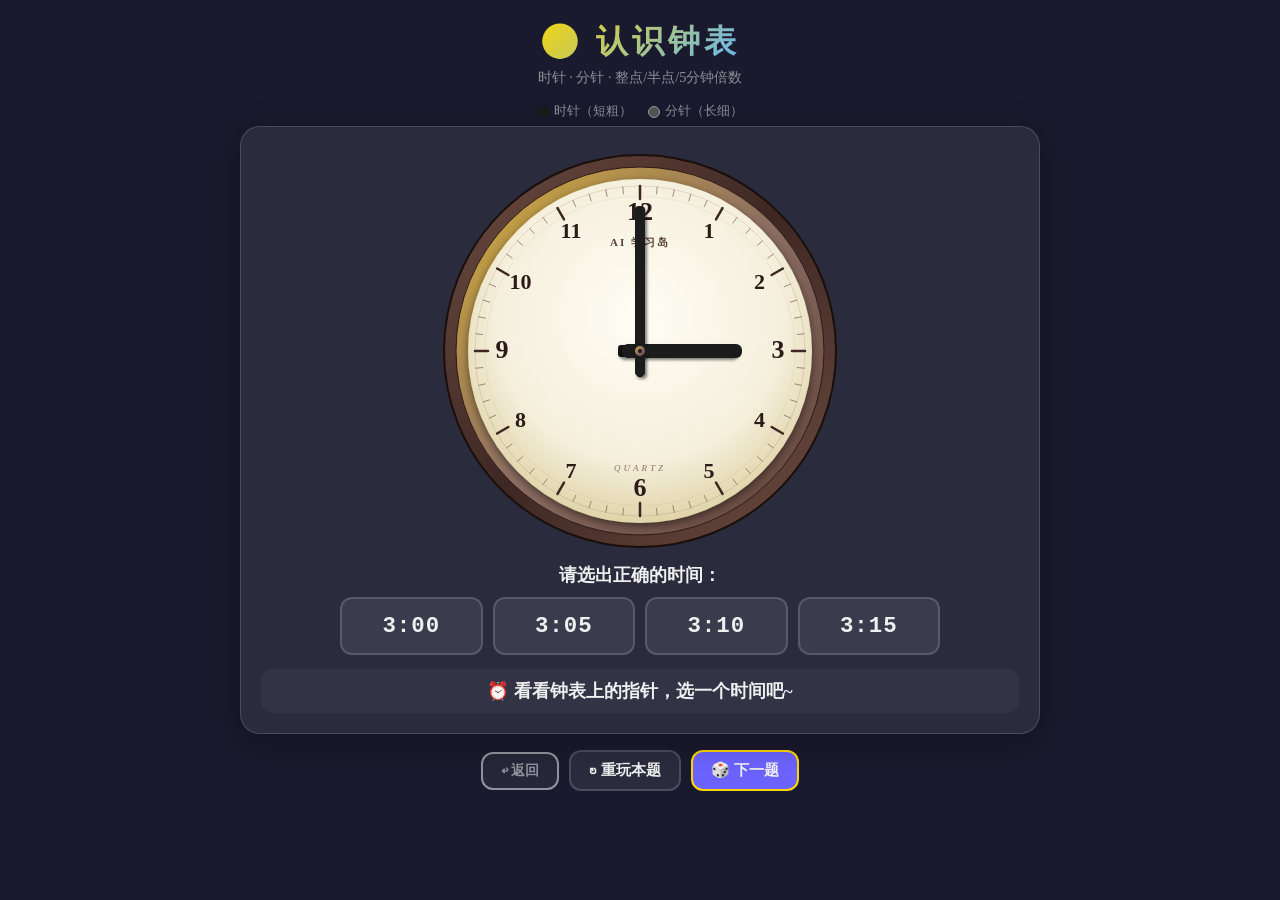
<file: ai-learning-island/frontend/animation/clock-time.html>
<!DOCTYPE html>
<html lang="zh-CN">
<head>
<meta charset="UTF-8">
<meta name="viewport" content="width=device-width, initial-scale=1.0">
<title>认识钟表 · 凑十法动画（SVG 版）</title>
<style>
  *, *::before, *::after { box-sizing: border-box; margin: 0; padding: 0; }

  :root {
    --bg: #1a1a2e;
    --purple: #6c63ff;
    --purple-dark: #4a42c8;
    --gold: #ffd700;
    --gold-dark: #b8860b;
    --gold-light: #ffe44d;
    --blue: #64b5f6;
    --green: #4caf50;
    --red: #ff5252;
    --text: #f0f0f0;
    --text-dim: rgba(255,255,255,0.5);
    --card-bg: rgba(255,255,255,0.08);
    --border: rgba(255,255,255,0.15);
    --shadow: 0 8px 32px rgba(0,0,0,0.3);
  }

  body {
    font-family: 'PingFang SC', 'Microsoft YaHei', 'Noto Sans SC', serif;
    background: var(--bg);
    color: var(--text);
    min-height: 100vh;
    display: flex;
    flex-direction: column;
    align-items: center;
    user-select: none;
    padding-bottom: 24px;
  }

  h1 {
    font-size: 2rem;
    text-align: center;
    padding: 20px 0 4px;
    background: linear-gradient(135deg, var(--gold), var(--blue));
    -webkit-background-clip: text;
    -webkit-text-fill-color: transparent;
    background-clip: text;
    letter-spacing: 4px;
  }
  .subtitle {
    text-align: center;
    color: var(--text-dim);
    font-size: 0.9rem;
    margin-bottom: 12px;
  }

  /* ===== Stage ===== */
  .stage {
    position: relative;
    width: 800px;
    max-width: 95vw;
    background: var(--card-bg);
    border: 1px solid var(--border);
    border-radius: 20px;
    padding: 24px 20px 20px;
    box-shadow: var(--shadow);
    overflow: hidden;
  }

  .clock-wrap {
    display: flex;
    justify-content: center;
    align-items: center;
    margin-bottom: 12px;
  }
  .clock-svg {
    display: block;
    width: 400px;
    max-width: 80vw;
    height: auto;
    /* 高 DPI 屏清晰 */
    shape-rendering: geometricPrecision;
  }

  /* ===== Hands 旋转中心 ===== */
  .hand {
    transform-box: view-box;
    transform-origin: 200px 200px;
  }

  /* ===== Option buttons ===== */
  .options-label {
    text-align: center;
    font-size: 1.1rem;
    color: var(--text);
    margin: 12px 0 10px;
    font-weight: 700;
  }
  .options-grid {
    display: grid;
    grid-template-columns: repeat(4, 1fr);
    gap: 10px;
    max-width: 600px;
    margin: 0 auto;
  }
  .opt-btn {
    font-size: 1.4rem;
    font-weight: 800;
    padding: 14px 0;
    border: 2px solid var(--border);
    border-radius: 12px;
    background: var(--card-bg);
    color: var(--text);
    cursor: pointer;
    transition: all 0.2s ease;
    font-family: 'Courier New', monospace;
    letter-spacing: 1px;
  }
  .opt-btn:hover {
    background: rgba(255,255,255,0.15);
    transform: translateY(-2px);
    box-shadow: 0 4px 12px rgba(0,0,0,0.3);
  }
  .opt-btn:disabled { cursor: not-allowed; transform: none; }
  .opt-btn.correct {
    background: var(--green);
    border-color: var(--green);
    color: #fff;
    animation: correctPulse 0.5s ease;
  }
  .opt-btn.wrong {
    background: var(--red);
    border-color: var(--red);
    color: #fff;
    animation: wrongShake 0.5s ease;
  }
  .opt-btn.dim { opacity: 0.4; }

  @keyframes correctPulse {
    0%   { transform: scale(1); }
    50%  { transform: scale(1.1); }
    100% { transform: scale(1); }
  }
  @keyframes wrongShake {
    0%, 100%      { transform: translateX(0); }
    20%, 60%      { transform: translateX(-6px); }
    40%, 80%      { transform: translateX(6px); }
  }

  /* ===== Feedback ===== */
  .feedback {
    text-align: center;
    margin-top: 14px;
    font-size: 1.1rem;
    font-weight: 700;
    min-height: 2rem;
    padding: 10px;
    border-radius: 12px;
    background: rgba(255,255,255,0.04);
    transition: all 0.3s ease;
  }
  .feedback.correct { color: var(--green); background: rgba(76,175,80,0.15); }
  .feedback.wrong   { color: var(--red);   background: rgba(255,82,82,0.15); }
  .feedback.hint    { color: var(--gold);  background: rgba(255,215,0,0.10); }
  .feedback .big-answer {
    font-size: 1.6rem;
    font-weight: 900;
    display: inline-block;
    margin: 0 4px;
  }

  /* ===== Controls ===== */
  .controls {
    display: flex;
    align-items: center;
    justify-content: center;
    gap: 10px;
    margin-top: 16px;
    flex-wrap: wrap;
  }
  .controls button {
    font-size: 0.95rem;
    font-weight: 700;
    padding: 8px 18px;
    border: 2px solid var(--border);
    border-radius: 12px;
    background: var(--card-bg);
    color: var(--text);
    cursor: pointer;
    transition: all 0.15s ease;
    font-family: inherit;
  }
  .controls button:hover {
    background: rgba(255,255,255,0.15);
    transform: scale(1.05);
  }
  .controls button:active { transform: scale(0.95); }
  .controls button:disabled { opacity: 0.3; cursor: not-allowed; transform: none; }
  .controls button.primary {
    background: var(--purple);
    border-color: var(--gold);
  }
  .controls button.primary:hover { background: var(--purple-dark); }
  .controls button.return-btn {
    background: rgba(255,255,255,0.06);
    border-color: var(--text-dim);
    color: var(--text-dim);
    font-size: 0.85rem;
  }
  .controls button.return-btn:hover {
    background: rgba(255,255,255,0.15);
    color: var(--text);
  }

  /* ===== Legend ===== */
  .legend {
    display: flex;
    gap: 16px;
    justify-content: center;
    margin-top: 4px;
    margin-bottom: 6px;
    font-size: 0.8rem;
    color: var(--text-dim);
  }
  .legend-item { display: flex; align-items: center; gap: 5px; }
  .legend-dot { width: 12px; height: 12px; border-radius: 50%; }
  .legend-dot.hand-hour { background: #1a1a1a; }
  .legend-dot.hand-minute { background: #555; border: 1px solid #999; }

  @media (max-width: 600px) {
    h1 { font-size: 1.3rem; }
    .stage { padding: 12px 10px; }
    .opt-btn { font-size: 1.1rem; padding: 10px 0; }
    .options-grid { grid-template-columns: repeat(2, 1fr); }
  }
</style>
</head>
<body>

<h1>🕐 认识钟表</h1>
<div class="subtitle" id="subtitle">时针 · 分针 · 整点/半点/5分钟倍数</div>

<div class="legend">
  <div class="legend-item"><span class="legend-dot hand-hour"></span> 时针（短粗）</div>
  <div class="legend-item"><span class="legend-dot hand-minute"></span> 分针（长细）</div>
</div>

<div class="stage">
  <div class="clock-wrap">
    <svg viewBox="0 0 400 400" class="clock-svg" id="clock-svg" preserveAspectRatio="xMidYMid meet">
      <defs>
        <!-- 外圈：深木色渐变 -->
        <linearGradient id="ringGrad" x1="0%" y1="0%" x2="100%" y2="100%">
          <stop offset="0%"   stop-color="#6d4c41"/>
          <stop offset="50%"  stop-color="#3e2723"/>
          <stop offset="100%" stop-color="#6d4c41"/>
        </linearGradient>
        <!-- 内圈：金属渐变 -->
        <linearGradient id="bezelGrad" x1="0%" y1="0%" x2="100%" y2="100%">
          <stop offset="0%"   stop-color="#d4af37"/>
          <stop offset="50%"  stop-color="#8d6e63"/>
          <stop offset="100%" stop-color="#5d4037"/>
        </linearGradient>
        <!-- 表盘：米白径向渐变 -->
        <radialGradient id="faceGrad" cx="50%" cy="40%" r="60%">
          <stop offset="0%"   stop-color="#fffdf5"/>
          <stop offset="70%"  stop-color="#f5efdc"/>
          <stop offset="100%" stop-color="#e0d4a8"/>
        </radialGradient>
        <!-- 表盘阴影 -->
        <filter id="faceShadow" x="-20%" y="-20%" width="140%" height="140%">
          <feGaussianBlur in="SourceAlpha" stdDeviation="4"/>
          <feOffset dx="0" dy="3" result="off"/>
          <feComponentTransfer><feFuncA type="linear" slope="0.5"/></feComponentTransfer>
          <feMerge>
            <feMergeNode/>
            <feMergeNode in="SourceGraphic"/>
          </feMerge>
        </filter>
        <!-- 指针阴影 -->
        <filter id="handShadow" x="-50%" y="-50%" width="200%" height="200%">
          <feGaussianBlur in="SourceAlpha" stdDeviation="1.5"/>
          <feOffset dx="2" dy="3" result="off"/>
          <feComponentTransfer><feFuncA type="linear" slope="0.5"/></feComponentTransfer>
          <feMerge>
            <feMergeNode/>
            <feMergeNode in="SourceGraphic"/>
          </feMerge>
        </filter>
      </defs>

      <!-- 1. 外圈深木 -->
      <circle cx="200" cy="200" r="196" fill="url(#ringGrad)"/>
      <circle cx="200" cy="200" r="196" fill="none" stroke="#1a0f0a" stroke-width="2"/>

      <!-- 2. 金属边圈 -->
      <circle cx="200" cy="200" r="184" fill="url(#bezelGrad)"/>
      <circle cx="200" cy="200" r="184" fill="none" stroke="#2c1b18" stroke-width="1"/>

      <!-- 3. 表盘 -->
      <circle cx="200" cy="200" r="172" fill="url(#faceGrad)" filter="url(#faceShadow)"/>

      <!-- 4. 装饰内圈 -->
      <circle cx="200" cy="200" r="165" fill="none" stroke="#8d6e63" stroke-width="0.5" opacity="0.4"/>
      <circle cx="200" cy="200" r="155" fill="none" stroke="#8d6e63" stroke-width="0.3" opacity="0.3"/>

      <!-- 5. 60 刻度（由 JS 填充） -->
      <g id="ticks"></g>

      <!-- 6. 12 数字（由 JS 填充） -->
      <g id="numbers"></g>

      <!-- 7. 品牌文字 -->
      <text x="200" y="95" text-anchor="middle" font-size="11" font-family="Georgia, serif" font-weight="700" fill="#5d4037" letter-spacing="2">AI 学习岛</text>
      <text x="200" y="320" text-anchor="middle" font-size="9" font-family="Georgia, serif" font-style="italic" fill="#8d6e63" letter-spacing="3">QUARTZ</text>

      <!-- 8. 时针（短粗，加粗：宽 14） -->
      <g class="hand" id="hour-hand" style="transform: rotate(0deg);">
        <!-- 后配重 -->
        <rect x="194" y="200" width="12" height="22" rx="3" fill="#1a1a1a"/>
        <!-- 主体：圆角矩形 -->
        <rect x="193" y="98" width="14" height="120" rx="6" fill="#1a1a1a" filter="url(#handShadow)"/>
      </g>

      <!-- 9. 分针（长细，加粗：宽 10） -->
      <g class="hand" id="minute-hand" style="transform: rotate(0deg);">
        <rect x="197" y="200" width="6" height="26" rx="2" fill="#1a1a1a"/>
        <rect x="195" y="55" width="10" height="170" rx="4" fill="#1a1a1a" filter="url(#handShadow)"/>
      </g>

      <!-- 10. 中心轴帽 -->
      <circle cx="200" cy="200" r="9" fill="#1a1a1a"/>
      <circle cx="200" cy="200" r="5" fill="url(#bezelGrad)"/>
      <circle cx="200" cy="200" r="2" fill="#1a1a1a"/>
    </svg>
  </div>

  <div class="options-label">请选出正确的时间：</div>
  <div class="options-grid" id="options-grid"></div>

  <div class="feedback" id="feedback">⏰ 看看钟表上的指针，选一个时间吧~</div>
</div>

<!-- Controls -->
<div class="controls">
  <button id="btn-return" class="return-btn" title="返回主应用">↩ 返回</button>
  <button id="btn-replay">↻ 重玩本题</button>
  <button id="btn-next" class="primary">🎲 下一题</button>
</div>

<script>
(function() {
  'use strict';

  // ===== 几何 =====
  const CX = 200, CY = 200;
  const SVG_NS = 'http://www.w3.org/2000/svg';
  function svgEl(tag, attrs) {
    const el = document.createElementNS(SVG_NS, tag);
    if (attrs) for (const k in attrs) el.setAttribute(k, attrs[k]);
    return el;
  }

  // ===== 静态元素：刻度与数字 =====
  function buildStaticClockElements() {
    const ticksEl = document.getElementById('ticks');
    const numbersEl = document.getElementById('numbers');

    // 60 刻度
    for (let i = 0; i < 60; i++) {
      const angle = i * 6;  // 0, 6, 12, ...
      const isMajor = (i % 5 === 0);
      const innerR = isMajor ? 152 : 158;
      const outerR = 165;
      // 刻度从 12 方向（角度 0）开始顺时针
      const rad = (angle - 90) * Math.PI / 180;  // 减 90 让 0° 在 12 点
      const x1 = CX + innerR * Math.cos(rad);
      const y1 = CY + innerR * Math.sin(rad);
      const x2 = CX + outerR * Math.cos(rad);
      const y2 = CY + outerR * Math.sin(rad);
      const line = svgEl('line', {
        x1: x1, y1: y1, x2: x2, y2: y2,
        stroke: isMajor ? '#3e2723' : '#8d6e63',
        'stroke-width': isMajor ? 2.5 : 0.8,
        'stroke-linecap': 'round',
      });
      ticksEl.appendChild(line);
    }

    // 12 数字
    for (let h = 1; h <= 12; h++) {
      const angle = h * 30;
      const rad = (angle - 90) * Math.PI / 180;
      const r = 138;
      const x = CX + r * Math.cos(rad);
      const y = CY + r * Math.sin(rad) + 7;  // 文字垂直居中
      const isCardinal = (h % 3 === 0);  // 3, 6, 9, 12 加粗
      const text = svgEl('text', {
        x: x, y: y,
        'text-anchor': 'middle',
        'font-size': isCardinal ? 26 : 22,
        'font-family': 'Georgia, "Times New Roman", serif',
        'font-weight': isCardinal ? '900' : '700',
        fill: '#2c1b18',
      });
      text.textContent = h;
      numbersEl.appendChild(text);
    }
  }

  // ===== 计算指针角度 =====
  function hourAngle(h, m) {
    return h * 30 + m * 0.5;
  }
  function minuteAngle(m) {
    return m * 6;
  }

  // ===== 设置指针（瞬时，无动画） =====
  function setHands(h, m) {
    const hourHand = document.getElementById('hour-hand');
    const minuteHand = document.getElementById('minute-hand');
    hourHand.style.transform = `rotate(${hourAngle(h, m)}deg)`;
    minuteHand.style.transform = `rotate(${minuteAngle(m)}deg)`;
  }

  // ===== 解析 URL 参数 =====
  const params = new URLSearchParams(window.location.search);
  const urlHour = parseInt(params.get('h'), 10);
  const urlMin = parseInt(params.get('m'), 10);
  const urlAnswer = params.get('answer');
  const urlOpts = params.get('opts');

  let currentHour = !isNaN(urlHour) && urlHour >= 1 && urlHour <= 12 ? urlHour : 3;
  let currentMin  = !isNaN(urlMin)  && urlMin  >= 0 && urlMin  < 60 ? urlMin  : 0;
  let currentAnswer = urlAnswer || `${currentHour}:${String(currentMin).padStart(2, '0')}`;
  let currentOptions = urlOpts ? urlOpts.split('|').filter(Boolean) : [];

  // ===== State =====
  let answered = false;

  // ===== 渲染选项按钮 =====
  function renderOptions() {
    const grid = document.getElementById('options-grid');
    grid.innerHTML = '';
    // 没有 URL opts 时自动生成 3 个干扰项
    if (currentOptions.length === 0 || !currentOptions.includes(currentAnswer)) {
      const MINUTES = [0, 5, 10, 15, 20, 25, 30, 35, 40, 45, 50, 55];
      const cands = [];
      for (const delta of [-10, -5, 5, 10]) {
        const nm = currentMin + delta;
        if (MINUTES.includes(nm)) cands.push(`${currentHour}:${String(nm).padStart(2, '0')}`);
      }
      for (const m of MINUTES) {
        const t = `${currentHour}:${String(m).padStart(2, '0')}`;
        if (t !== currentAnswer && !cands.includes(t)) cands.push(t);
      }
      const distractors = cands.slice(0, 3);
      currentOptions = [...distractors, currentAnswer];
    }
    // 随机排序展示
    const shuffled = [...currentOptions].sort(() => Math.random() - 0.5);
    shuffled.forEach(opt => {
      const btn = document.createElement('button');
      btn.className = 'opt-btn';
      btn.textContent = opt;
      btn.dataset.value = opt;
      btn.addEventListener('click', () => onAnswer(opt, btn));
      grid.appendChild(btn);
    });
  }

  // ===== 答题反馈 =====
  function onAnswer(value, btn) {
    if (answered) return;
    answered = true;

    // 禁用所有按钮
    document.querySelectorAll('.opt-btn').forEach(b => b.disabled = true);

    const feedback = document.getElementById('feedback');
    if (value === currentAnswer) {
      btn.classList.add('correct');
      feedback.className = 'feedback correct';
      feedback.innerHTML = `🎉 答对了！钟表显示的是 <span class="big-answer">${currentAnswer}</span>`;
    } else {
      btn.classList.add('wrong');
      // 高亮正确选项
      document.querySelectorAll('.opt-btn').forEach(b => {
        if (b.dataset.value === currentAnswer) b.classList.add('correct');
        else b.classList.add('dim');
      });
      feedback.className = 'feedback wrong';
      feedback.innerHTML = `😅 正确答案是 <span class="big-answer">${currentAnswer}</span>` +
        `（时针在 ${currentHour} 和 ${currentHour === 12 ? 1 : currentHour + 1} 之间，分针指 ${currentMin}）`;
    }
  }

  // ===== 重新出题 =====
  function generateNewProblem() {
    const MINUTES_POOL = [0, 0, 0, 30, 30, 30, 5, 10, 15, 20, 25, 35, 40, 45, 50, 55];
    currentHour = Math.floor(Math.random() * 12) + 1;
    currentMin = MINUTES_POOL[Math.floor(Math.random() * MINUTES_POOL.length)];
    currentAnswer = `${currentHour}:${String(currentMin).padStart(2, '0')}`;

    // 重新生成选项
    const MINUTES = [0, 5, 10, 15, 20, 25, 30, 35, 40, 45, 50, 55];
    const cands = [];
    for (const delta of [-10, -5, 5, 10]) {
      const nm = currentMin + delta;
      if (MINUTES.includes(nm)) cands.push(`${currentHour}:${String(nm).padStart(2, '0')}`);
    }
    for (const m of MINUTES) {
      const t = `${currentHour}:${String(m).padStart(2, '0')}`;
      if (t !== currentAnswer && !cands.includes(t)) cands.push(t);
    }
    const distractors = cands.slice(0, 3);
    currentOptions = [...distractors, currentAnswer];

    answered = false;
    document.getElementById('feedback').className = 'feedback';
    document.getElementById('feedback').textContent = '⏰ 看看钟表上的指针，选一个时间吧~';
    renderOptions();
    setHands(currentHour, currentMin);
  }

  // ===== 重置当前题（重置反馈，指针位置不变） =====
  function replay() {
    answered = false;
    document.getElementById('feedback').className = 'feedback';
    document.getElementById('feedback').textContent = '⏰ 看看钟表上的指针，选一个时间吧~';
    renderOptions();
  }

  // ===== Init =====
  function init() {
    buildStaticClockElements();
    renderOptions();
    setHands(currentHour, currentMin);  // 加载时直接显示目标时间

    document.getElementById('btn-return').addEventListener('click', () => {
      window.close();
      setTimeout(() => { window.location.href = '/'; }, 500);
    });
    document.getElementById('btn-replay').addEventListener('click', replay);
    document.getElementById('btn-next').addEventListener('click', generateNewProblem);

    // 键盘快捷键
    document.addEventListener('keydown', e => {
      if (e.target.tagName === 'INPUT') return;
      if (e.key === 'r' || e.key === 'R') replay();
      if (e.key === 'n' || e.key === 'N') generateNewProblem();
      if (e.key === 'Escape') document.getElementById('btn-return').click();
    });
  }

  init();
})();
</script>
</body>
</html>
</file>
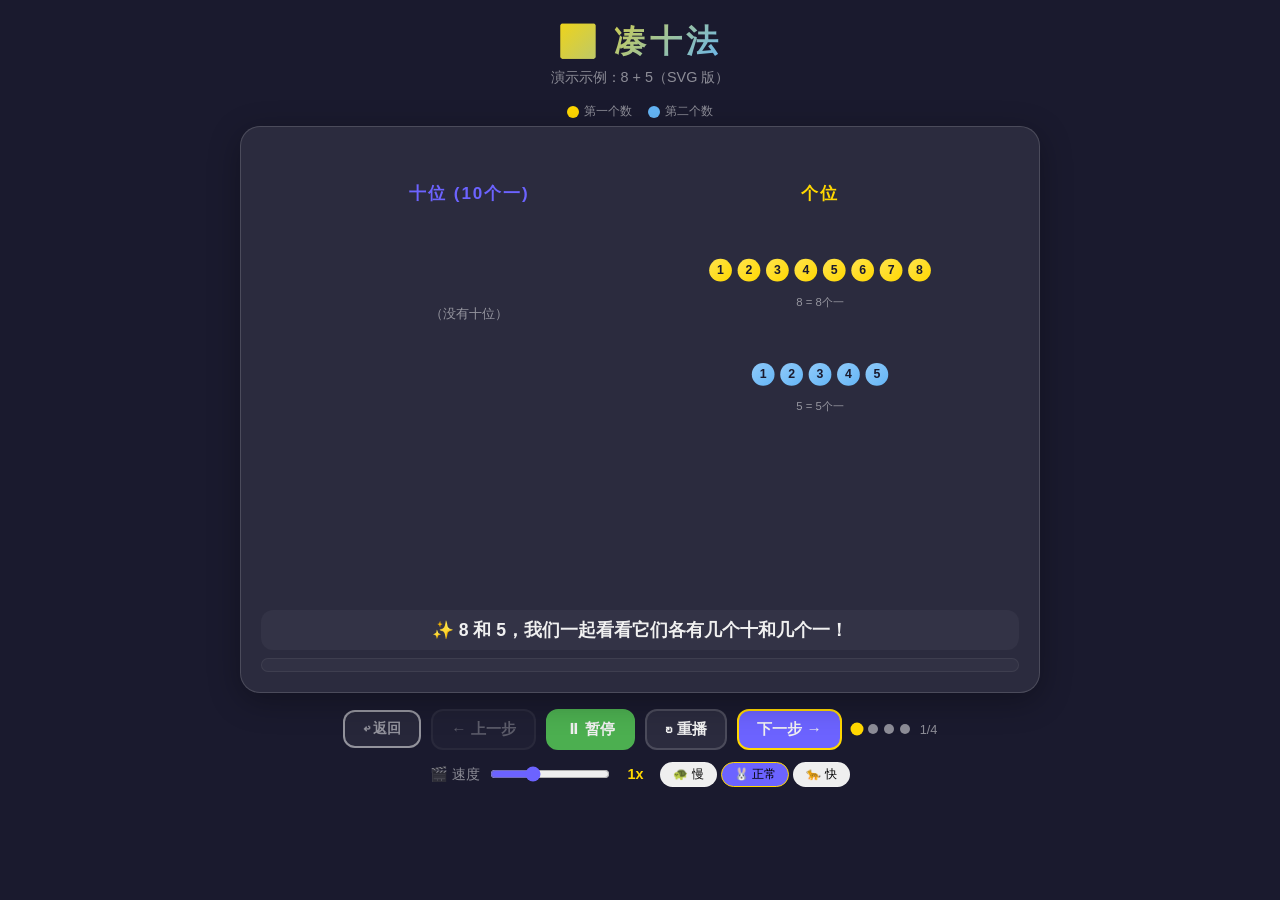
<file: ai-learning-island/frontend/animation/make-ten.html>
<!DOCTYPE html>
<html lang="zh-CN">
<head>
<meta charset="UTF-8">
<meta name="viewport" content="width=device-width, initial-scale=1.0">
<title>凑十法动画演示（SVG 版）</title>
<style>
  *, *::before, *::after { box-sizing: border-box; margin: 0; padding: 0; }

  :root {
    --bg: #1a1a2e;
    --purple: #6c63ff;
    --purple-dark: #4a42c8;
    --gold: #ffd700;
    --gold-light: #ffe44d;
    --blue: #64b5f6;
    --blue-light: #90caf9;
    --green: #4caf50;
    --red: #ff5252;
    --text: #f0f0f0;
    --text-dim: rgba(255,255,255,0.5);
    --card-bg: rgba(255,255,255,0.08);
    --border: rgba(255,255,255,0.15);
    --shadow: 0 8px 32px rgba(0,0,0,0.3);

    --speed: 1;
    --transition-ms: calc(900ms / var(--speed));
  }

  body {
    font-family: 'PingFang SC', 'Microsoft YaHei', 'Noto Sans SC', sans-serif;
    background: var(--bg);
    color: var(--text);
    min-height: 100vh;
    display: flex;
    flex-direction: column;
    align-items: center;
    user-select: none;
  }

  h1 {
    font-size: 2rem;
    text-align: center;
    padding: 20px 0 4px;
    background: linear-gradient(135deg, var(--gold), var(--blue));
    -webkit-background-clip: text;
    -webkit-text-fill-color: transparent;
    background-clip: text;
    letter-spacing: 4px;
  }
  .subtitle {
    text-align: center;
    color: var(--text-dim);
    font-size: 0.9rem;
    margin-bottom: 12px;
  }

  /* ===== Stage ===== */
  .stage {
    position: relative;
    width: 800px;
    max-width: 95vw;
    background: var(--card-bg);
    border: 1px solid var(--border);
    border-radius: 20px;
    padding: 20px;
    box-shadow: var(--shadow);
    overflow: hidden;
    transition: opacity calc(var(--transition-ms)) ease;
  }
  .stage.fade-out { opacity: 0; }
  .stage.fade-in { opacity: 1; }

  /* SVG 全宽 */
  .stage-svg {
    display: block;
    width: 100%;
    height: auto;
    max-height: 60vh;
  }
  .step-group { display: none; }
  .step-group.active { display: inline; }

  /* ===== Step description ===== */
  .step-desc {
    text-align: center;
    margin-top: 8px;
    font-size: 1.1rem;
    font-weight: 700;
    min-height: 2rem;
    padding: 8px;
    background: rgba(255,255,255,0.04);
    border-radius: 12px;
    transition: all calc(var(--transition-ms)) ease;
  }

  /* ===== Description log ===== */
  #desc-log {
    margin-top: 8px;
    padding: 6px 12px;
    background: rgba(255,255,255,0.03);
    border-radius: 10px;
    border: 1px solid rgba(255,255,255,0.06);
  }
  .desc-log-item {
    font-size: 0.85rem;
    color: var(--text-dim);
    padding: 3px 0;
    line-height: 1.5;
    animation: slideUp 0.35s ease-out forwards;
  }
  .desc-log-item:not(:last-child) { border-bottom: 1px solid rgba(255,255,255,0.04); }

  /* ===== Result ===== */
  .result-line {
    text-align: center;
    font-size: 1.4rem;
    font-weight: 900;
    margin-top: 8px;
    padding: 8px;
    background: rgba(255,255,255,0.05);
    border-radius: 12px;
  }
  .result-line.correct { color: var(--green); }
  .result-line.wrong { color: var(--red); }
  .result-line .big-answer {
    font-size: 1.8rem;
    display: inline-block;
    animation: celebrateBounce 0.6s ease-out forwards;
  }

  /* ===== Controls ===== */
  .controls {
    display: flex;
    align-items: center;
    justify-content: center;
    gap: 10px;
    margin-top: 16px;
    flex-wrap: wrap;
  }
  .controls button {
    font-size: 0.95rem;
    font-weight: 700;
    padding: 8px 18px;
    border: 2px solid var(--border);
    border-radius: 12px;
    background: var(--card-bg);
    color: var(--text);
    cursor: pointer;
    transition: all 0.15s ease;
    font-family: inherit;
  }
  .controls button:hover {
    background: rgba(255,255,255,0.15);
    transform: scale(1.05);
  }
  .controls button:active { transform: scale(0.95); }
  .controls button:disabled { opacity: 0.3; cursor: not-allowed; transform: none; }
  .controls button.primary {
    background: var(--purple);
    border-color: var(--gold);
  }
  .controls button.primary:hover { background: var(--purple-dark); }
  .controls button.green { background: var(--green); border-color: var(--green); }
  .controls button.return-btn {
    background: rgba(255,255,255,0.06);
    border-color: var(--text-dim);
    color: var(--text-dim);
    font-size: 0.85rem;
  }
  .controls button.return-btn:hover {
    background: rgba(255,255,255,0.15);
    color: var(--text);
  }

  .step-dots {
    display: flex;
    gap: 6px;
    align-items: center;
    font-size: 0.8rem;
    color: var(--text-dim);
  }
  .step-dot {
    width: 10px; height: 10px;
    border-radius: 50%;
    background: var(--text-dim);
    transition: all 0.2s ease;
  }
  .step-dot.active { background: var(--gold); transform: scale(1.3); }
  .step-dot.done { background: var(--green); }

  /* ===== Speed control ===== */
  .speed-section {
    display: flex;
    align-items: center;
    gap: 10px;
    margin-top: 12px;
    justify-content: center;
    flex-wrap: wrap;
  }
  .speed-section label { font-size: 0.9rem; color: var(--text-dim); }
  .speed-section input[type="range"] {
    width: 120px;
    accent-color: var(--purple);
    cursor: pointer;
  }
  .speed-btn-group { display: flex; gap: 4px; }
  .speed-btn {
    font-size: 0.75rem !important;
    padding: 3px 12px !important;
    border-radius: 16px !important;
    border: 1px solid var(--border) !important;
  }
  .speed-btn.active {
    background: var(--purple) !important;
    border-color: var(--gold) !important;
  }
  #speed-label {
    font-size: 0.9rem;
    font-weight: 700;
    color: var(--gold);
    min-width: 30px;
    text-align: center;
  }

  /* ===== Animations ===== */
  @keyframes popIn {
    0%   { transform: scale(0);   opacity: 0; }
    60%  { transform: scale(1.2); opacity: 1; }
    100% { transform: scale(1);   opacity: 1; }
  }
  @keyframes blink {
    0%, 100% { opacity: 1;   transform: scale(1); }
    50%      { opacity: 0.4; transform: scale(1.15); }
  }
  @keyframes glowPulse {
    0%, 100% { filter: drop-shadow(0 0 4px rgba(255,215,0,0.3)); }
    50%      { filter: drop-shadow(0 0 12px rgba(255,215,0,0.8)); }
  }
  @keyframes celebrateBounce {
    0%   { transform: scale(0); }
    50%  { transform: scale(1.4); }
    70%  { transform: scale(0.9); }
    100% { transform: scale(1); }
  }
  @keyframes slideUp {
    0%   { transform: translateY(10px); opacity: 0; }
    100% { transform: translateY(0);    opacity: 1; }
  }

  /* ===== SVG 元素动画适配 ===== */
  .svg-pop-in {
    transform-box: fill-box;
    transform-origin: center;
    animation: popIn calc(var(--transition-ms)) ease-out forwards;
  }
  .svg-blink {
    transform-box: fill-box;
    transform-origin: center;
    animation: blink 1.2s ease-in-out infinite;
  }
  .svg-glow {
    animation: glowPulse 1s ease-in-out infinite;
  }
  .svg-dim {
    opacity: 0.25;
    transform: scale(0.8);
    transform-box: fill-box;
    transform-origin: center;
    transition: all calc(var(--transition-ms)) ease;
  }

  /* ===== Legend ===== */
  .legend {
    display: flex;
    gap: 16px;
    justify-content: center;
    margin-top: 4px;
    margin-bottom: 6px;
    font-size: 0.75rem;
    color: var(--text-dim);
  }
  .legend-item { display: flex; align-items: center; gap: 5px; }
  .legend-dot { width: 12px; height: 12px; border-radius: 50%; }
  .legend-dot.a-dot { background: var(--gold); }
  .legend-dot.b-dot { background: var(--blue); }

  @media (max-width: 600px) {
    h1 { font-size: 1.3rem; }
    .stage { padding: 12px 10px; }
    .step-desc { font-size: 0.95rem; }
    .controls button { font-size: 0.8rem; padding: 6px 12px; }
    .result-line { font-size: 1.1rem; }
    .result-line .big-answer { font-size: 1.5rem; }
    .legend { font-size: 0.65rem; gap: 10px; }
  }
</style>
</head>
<body>

<h1>🔟 凑十法</h1>
<div class="subtitle" id="subtitle">动画演示 · 数位可视化（SVG 版）</div>

<div class="legend">
  <div class="legend-item"><span class="legend-dot a-dot"></span> 第一个数</div>
  <div class="legend-item"><span class="legend-dot b-dot"></span> 第二个数</div>
</div>

<div class="stage" id="stage">
  <!-- 单一 SVG 内含 4 个步骤组 -->
  <svg viewBox="0 0 800 480" class="stage-svg" id="stage-svg" preserveAspectRatio="xMidYMid meet">
    <defs>
      <linearGradient id="goldGrad" x1="0%" y1="0%" x2="100%" y2="100%">
        <stop offset="0%"   stop-color="#ffe44d"/>
        <stop offset="100%" stop-color="#ffd700"/>
      </linearGradient>
      <linearGradient id="blueGrad" x1="0%" y1="0%" x2="100%" y2="100%">
        <stop offset="0%"   stop-color="#90caf9"/>
        <stop offset="100%" stop-color="#64b5f6"/>
      </linearGradient>
      <linearGradient id="purpleGrad" x1="0%" y1="0%" x2="100%" y2="100%">
        <stop offset="0%"   stop-color="#8b85ff"/>
        <stop offset="100%" stop-color="#6c63ff"/>
      </linearGradient>
      <filter id="greenGlow" x="-50%" y="-50%" width="200%" height="200%">
        <feGaussianBlur stdDeviation="2" result="b"/>
        <feFlood flood-color="#4caf50" flood-opacity="0.6"/>
        <feComposite in2="b" operator="in"/>
        <feMerge>
          <feMergeNode/>
          <feMergeNode in="SourceGraphic"/>
        </feMerge>
      </filter>
    </defs>

    <!-- ========== Step 1: 认识两个数 ========== -->
    <g id="step1-group" class="step-group">
      <!-- Column headers -->
      <text x="220" y="55" text-anchor="middle" fill="#6c63ff" font-size="18" font-weight="700" letter-spacing="2">十位 (10个一)</text>
      <text x="590" y="55" text-anchor="middle" fill="#ffd700" font-size="18" font-weight="700" letter-spacing="2">个位</text>

      <!-- Tens column: 容器由 JS 填充 -->
      <g id="s1-tens" data-col="tens" data-step="1"></g>
      <!-- Ones column rows: 容器由 JS 填充 -->
      <g id="s1-a-ones" data-row="a"></g>
      <g id="s1-a-label-row"></g>
      <g id="s1-b-ones" data-row="b"></g>
      <g id="s1-b-label-row"></g>
    </g>

    <!-- ========== Step 2: 找朋友 ========== -->
    <g id="step2-group" class="step-group">
      <text x="220" y="55" text-anchor="middle" fill="#6c63ff" font-size="18" font-weight="700" letter-spacing="2">十位</text>
      <text x="590" y="55" text-anchor="middle" fill="#ffd700" font-size="18" font-weight="700" letter-spacing="2">个位</text>

      <g id="s2-tens" data-col="tens" data-step="2"></g>
      <g id="s2-a-ones" data-row="a"></g>
      <text x="590" y="200" text-anchor="middle" fill="rgba(255,255,255,0.5)" font-size="22" font-weight="700" id="s2-plus">+</text>
      <g id="s2-b-ones" data-row="b"></g>
    </g>

    <!-- ========== Step 3: 凑成新十位 ========== -->
    <g id="step3-group" class="step-group">
      <text x="220" y="55" text-anchor="middle" fill="#6c63ff" font-size="18" font-weight="700" letter-spacing="2">十位</text>
      <text x="590" y="55" text-anchor="middle" fill="#ffd700" font-size="18" font-weight="700" letter-spacing="2">个位</text>

      <g id="s3-tens" data-col="tens" data-step="3"></g>
      <g id="s3-ones" data-row="remain"></g>
      <text x="590" y="320" text-anchor="middle" fill="rgba(255,255,255,0.5)" font-size="14" id="s3-empty" style="display:none">（没有剩余个位）</text>
    </g>

    <!-- ========== Step 4: 计算结果 ========== -->
    <g id="step4-group" class="step-group">
      <text x="220" y="55" text-anchor="middle" fill="#6c63ff" font-size="18" font-weight="700" letter-spacing="2">十位</text>
      <text x="590" y="55" text-anchor="middle" fill="#ffd700" font-size="18" font-weight="700" letter-spacing="2">个位</text>

      <g id="s4-tens" data-col="tens" data-step="4"></g>
      <g id="s4-ones" data-row="remain"></g>
      <text x="590" y="320" text-anchor="middle" fill="rgba(255,255,255,0.5)" font-size="14" id="s4-empty" style="display:none">（没有剩余个位）</text>
    </g>

    <!-- 飞行动画层（位于所有步骤之上） -->
    <g id="fly-layer"></g>
  </svg>

  <!-- 步骤说明文字 -->
  <div class="step-desc" id="step-desc"></div>
  <!-- 步骤 4 结果行 -->
  <div class="result-line" id="result-line" style="display:none"></div>
  <!-- 描述日志 -->
  <div id="desc-log"></div>
</div>

<!-- Controls -->
<div class="controls">
  <button id="btn-return" class="return-btn" title="返回主应用">↩ 返回</button>
  <button id="btn-prev" disabled>← 上一步</button>
  <button id="btn-auto" class="primary">▶ 自动播放</button>
  <button id="btn-replay">↻ 重播</button>
  <button id="btn-next" class="primary">下一步 →</button>
  <div class="step-dots" id="step-dots">
    <span class="step-dot" data-step="1"></span>
    <span class="step-dot" data-step="2"></span>
    <span class="step-dot" data-step="3"></span>
    <span class="step-dot" data-step="4"></span>
    <span style="margin-left:4px;" id="step-text">1/4</span>
  </div>
</div>

<!-- Speed control -->
<div class="speed-section">
  <label>🎬 速度</label>
  <input type="range" id="speed-slider" min="0.25" max="2.5" step="0.25" value="1">
  <span id="speed-label">1x</span>
  <div class="speed-btn-group">
    <button class="speed-btn" data-speed="0.5">🐢 慢</button>
    <button class="speed-btn active" data-speed="1">🐰 正常</button>
    <button class="speed-btn" data-speed="2">🐆 快</button>
  </div>
</div>

<script>
(function() {
  'use strict';

  // ===== 几何常量（SVG 坐标系） =====
  const TENS_CX = 220;          // 十位列中心 x
  const ONES_CX = 590;          // 个位列中心 x
  const TEN_GROUP_Y0 = 90;      // 第一个十位组 y
  const TEN_GROUP_GAP = 28;     // 十位组之间垂直间距
  const ONE_DOT_R = 12;         // 个位圆点半径
  const ONE_DOT_SPACING = 30;   // 个位圆点间距
  const TEN_DOT_R = 6;          // 十位圆点半径
  const TEN_DOT_SPACING = 14;   // 十位圆点间距
  const ROW_A_Y = 130;          // step1/2 中 a 的个位行 y
  const ROW_B_Y = 240;          // step1/2 中 b 的个位行 y
  const ROW_REMAIN_Y = 200;     // step3/4 中剩余个位 y

  // ===== Parse params =====
  const params = new URLSearchParams(window.location.search);
  const rawA = params.get('a');
  const rawB = params.get('b');
  const rawAnswer = params.get('answer');

  let a = 8, b = 5, userAnswer = null;
  let hasParams = false;

  if (rawA !== null && rawB !== null) {
    const pa = parseInt(rawA, 10);
    const pb = parseInt(rawB, 10);
    if (!isNaN(pa) && !isNaN(pb) && pa > 0 && pb > 0) {
      a = pa; b = pb;
      hasParams = true;
      if (rawAnswer !== null) {
        const pa2 = parseInt(rawAnswer, 10);
        if (!isNaN(pa2)) userAnswer = pa2;
      }
    }
  }

  if (!hasParams) {
    document.getElementById('subtitle').textContent = '演示示例：8 + 5（SVG 版）';
  }

  // ===== Compute =====
  const target = Math.ceil(a / 10) * 10;
  const aTens = Math.floor(a / 10);
  const aOnes = a % 10;
  const splitFirst = target - a;
  const splitSecond = b - splitFirst;
  const answer = a + b;
  const isCorrect = userAnswer !== null ? userAnswer === answer : null;

  // ===== State =====
  let currentStep = 1;
  let isAutoPlaying = false;
  let autoTimer = null;
  let speed = 1;
  let isTransitioning = false;
  let _step2Merged = false;
  let _descLog = new Set();

  // ===== SVG 命名空间 =====
  const SVG_NS = 'http://www.w3.org/2000/svg';
  function svgEl(tag, attrs) {
    const el = document.createElementNS(SVG_NS, tag);
    if (attrs) {
      for (const k in attrs) el.setAttribute(k, attrs[k]);
    }
    return el;
  }

  // ===== Description log =====
  function appendToDescLog(text) {
    if (!text || _descLog.has(text)) return;
    _descLog.add(text);
    const log = document.getElementById('desc-log');
    const item = document.createElement('div');
    item.className = 'desc-log-item';
    item.textContent = text;
    log.appendChild(item);
  }
  function clearDescLog() {
    document.getElementById('desc-log').innerHTML = '';
    _descLog = new Set();
  }

  // ===== DOM refs =====
  const stage = document.getElementById('stage');
  const stepGroups = {
    1: document.getElementById('step1-group'),
    2: document.getElementById('step2-group'),
    3: document.getElementById('step3-group'),
    4: document.getElementById('step4-group'),
  };
  const dotEls = document.querySelectorAll('.step-dot');
  const stepText = document.getElementById('step-text');
  const stepDescEl = document.getElementById('step-desc');
  const resultEl = document.getElementById('result-line');
  const btnPrev = document.getElementById('btn-prev');
  const btnNext = document.getElementById('btn-next');
  const btnAuto = document.getElementById('btn-auto');
  const btnReplay = document.getElementById('btn-replay');
  const btnReturn = document.getElementById('btn-return');
  const speedSlider = document.getElementById('speed-slider');
  const speedLabel = document.getElementById('speed-label');
  const speedBtns = document.querySelectorAll('.speed-btn');
  const flyLayer = document.getElementById('fly-layer');

  // ===== 清除容器 =====
  function clearGroup(parent) {
    while (parent.firstChild) parent.removeChild(parent.firstChild);
  }

  // ===== 创建个位圆点 =====
  function createOneDot(value, type, extras) {
    extras = extras || {};
    const cx = extras.cx;
    const cy = extras.cy;
    const cls = extras.cls || '';
    const clsPop = extras.popIn ? ' svg-pop-in' : '';
    const clsBlink = extras.blink ? ' svg-blink' : '';
    const clsDim = extras.dim ? ' svg-dim' : '';
    const finalCls = (type === 'a' ? 'a-type' : 'b-type') + clsPop + clsBlink + clsDim;
    const fill = type === 'a' ? 'url(#goldGrad)' : 'url(#blueGrad)';
    const g = svgEl('g', { class: finalCls });
    if (extras.popInDelay) {
      g.style.animationDelay = extras.popInDelay + 's';
    }
    if (extras.blinkDelay) {
      g.style.animationDelay = (parseFloat(g.style.animationDelay || '0') + extras.blinkDelay) + 's';
    }
    const circle = svgEl('circle', {
      cx: cx, cy: cy, r: ONE_DOT_R,
      fill: fill,
      stroke: extras.blink ? '#4caf50' : 'none',
      'stroke-width': extras.blink ? 2 : 0,
    });
    g.appendChild(circle);
    if (extras.showValue !== false) {
      const text = svgEl('text', {
        x: cx, y: cy + 4,
        'text-anchor': 'middle',
        'font-size': '13',
        'font-weight': '800',
        fill: '#1a1a2e',
        'pointer-events': 'none',
      });
      text.textContent = value;
      g.appendChild(text);
    }
    return g;
  }

  // ===== 创建十位组（10 个小圆点） =====
  function createTenGroup(goldCount, blueCount, extras) {
    extras = extras || {};
    const total = goldCount + blueCount;
    const startX = TENS_CX - (10 * TEN_DOT_SPACING) / 2 + TEN_DOT_SPACING / 2;
    const cy = extras.cy;
    const cls = 'ten-group' + (extras.popIn ? ' svg-pop-in' : '') +
                (extras.glow ? ' svg-glow' : '');
    const g = svgEl('g', { class: cls });
    if (extras.popInDelay) {
      g.style.animationDelay = extras.popInDelay + 's';
    }
    for (let i = 0; i < 10; i++) {
      let fill = 'transparent';
      if (i < goldCount) {
        fill = 'url(#goldGrad)';
      } else if (i < total) {
        fill = 'url(#blueGrad)';
      } else {
        // 空槽位：画一个淡色描边的虚位
        fill = 'rgba(255,255,255,0.05)';
      }
      const circle = svgEl('circle', {
        cx: startX + i * TEN_DOT_SPACING,
        cy: cy,
        r: TEN_DOT_R,
        fill: fill,
        stroke: fill === 'rgba(255,255,255,0.05)' ? 'rgba(255,255,255,0.15)' : 'none',
        'stroke-width': fill === 'rgba(255,255,255,0.05)' ? 1 : 0,
      });
      g.appendChild(circle);
    }
    return g;
  }

  // ===== 计算一排个位圆点的中心 x 偏移 =====
  function rowXOffsets(count, cx) {
    const totalW = (count - 1) * ONE_DOT_SPACING;
    const startX = cx - totalW / 2;
    return Array.from({ length: count }, (_, i) => startX + i * ONE_DOT_SPACING);
  }

  // ===== 渲染：步骤 1 =====
  function renderStep1() {
    // Tens column
    const tensEl = document.getElementById('s1-tens');
    clearGroup(tensEl);
    if (aTens === 0) {
      tensEl.appendChild(svgEl('text', {
        x: TENS_CX, y: 180, 'text-anchor': 'middle',
        fill: 'rgba(255,255,255,0.5)', 'font-size': 14,
      })).textContent = '（没有十位）';
    } else {
      for (let i = 0; i < aTens; i++) {
        tensEl.appendChild(createTenGroup(10, 0, {
          cy: TEN_GROUP_Y0 + i * TEN_GROUP_GAP,
          popIn: true,
          popInDelay: i * 0.1,
        }));
      }
    }

    // A's ones (gold)
    const aOnesEl = document.getElementById('s1-a-ones');
    clearGroup(aOnesEl);
    const aXs = rowXOffsets(aOnes, ONES_CX);
    aXs.forEach((x, i) => {
      aOnesEl.appendChild(createOneDot(i + 1, 'a', {
        cx: x, cy: ROW_A_Y,
        popIn: true,
        popInDelay: i * 0.06,
      }));
    });

    // A label
    const aLabelEl = document.getElementById('s1-a-label-row');
    clearGroup(aLabelEl);
    aLabelEl.appendChild(svgEl('text', {
      x: ONES_CX, y: ROW_A_Y + 38,
      'text-anchor': 'middle',
      fill: 'rgba(255,255,255,0.5)', 'font-size': 12,
    })).textContent = `${a} = ${aTens > 0 ? '1个十 + ' : ''}${aOnes}个一`;

    // B's ones (blue)
    const bOnesEl = document.getElementById('s1-b-ones');
    clearGroup(bOnesEl);
    const bXs = rowXOffsets(b, ONES_CX);
    bXs.forEach((x, i) => {
      bOnesEl.appendChild(createOneDot(i + 1, 'b', {
        cx: x, cy: ROW_B_Y,
        popIn: true,
        popInDelay: i * 0.06 + 0.25,
      }));
    });

    // B label
    const bLabelEl = document.getElementById('s1-b-label-row');
    clearGroup(bLabelEl);
    bLabelEl.appendChild(svgEl('text', {
      x: ONES_CX, y: ROW_B_Y + 38,
      'text-anchor': 'middle',
      fill: 'rgba(255,255,255,0.5)', 'font-size': 12,
    })).textContent = `${b} = ${b}个一`;

    stepDescEl.textContent = `✨ ${a} 和 ${b}，我们一起看看它们各有几个十和几个一！`;
  }

  // ===== 渲染：步骤 2 =====
  function renderStep2() {
    const tensEl = document.getElementById('s2-tens');
    clearGroup(tensEl);
    if (aTens === 0) {
      tensEl.appendChild(svgEl('text', {
        x: TENS_CX, y: 180, 'text-anchor': 'middle',
        fill: 'rgba(255,255,255,0.5)', 'font-size': 14,
      })).textContent = '（没有十位）';
    } else {
      for (let i = 0; i < aTens; i++) {
        tensEl.appendChild(createTenGroup(10, 0, {
          cy: TEN_GROUP_Y0 + i * TEN_GROUP_GAP,
        }));
      }
    }

    // A's ones: all blinking (they all need friends)
    const aOnesEl = document.getElementById('s2-a-ones');
    clearGroup(aOnesEl);
    const aXs = rowXOffsets(aOnes, ONES_CX);
    aXs.forEach((x, i) => {
      aOnesEl.appendChild(createOneDot(i + 1, 'a', {
        cx: x, cy: ROW_A_Y,
        blink: true,
        blinkDelay: i * 0.05,
      }));
    });

    // B's ones: friends blink, rest dim
    const bOnesEl = document.getElementById('s2-b-ones');
    clearGroup(bOnesEl);
    const bXs = rowXOffsets(b, ONES_CX);
    bXs.forEach((x, i) => {
      const isFriend = i < splitFirst;
      bOnesEl.appendChild(createOneDot(i + 1, 'b', {
        cx: x, cy: ROW_B_Y,
        blink: isFriend,
        dim: !isFriend,
        blinkDelay: i * 0.05,
      }));
    });

    stepDescEl.textContent =
      `🔍 ${aOnes}需要好朋友${splitFirst}！` +
      ` ${b}要拆成${splitFirst}和${splitSecond}，` +
      `${splitFirst}会和${aOnes}做朋友，一起凑成10！`;
  }

  // ===== 渲染：步骤 3 =====
  function renderStep3() {
    const tensEl = document.getElementById('s3-tens');
    clearGroup(tensEl);
    for (let i = 0; i < aTens; i++) {
      tensEl.appendChild(createTenGroup(10, 0, {
        cy: TEN_GROUP_Y0 + i * TEN_GROUP_GAP,
      }));
    }
    // New ten — mixed: aOnes gold + splitFirst blue
    tensEl.appendChild(createTenGroup(aOnes, splitFirst, {
      cy: TEN_GROUP_Y0 + aTens * TEN_GROUP_GAP,
      popIn: true,
      popInDelay: 0.4,
    }));

    // Remaining ones
    const onesEl = document.getElementById('s3-ones');
    clearGroup(onesEl);
    const emptyEl = document.getElementById('s3-empty');
    if (splitSecond > 0) {
      emptyEl.style.display = 'none';
      const xs = rowXOffsets(splitSecond, ONES_CX);
      xs.forEach((x, i) => {
        onesEl.appendChild(createOneDot(i + 1, 'b', {
          cx: x, cy: ROW_REMAIN_Y,
          popIn: true,
          popInDelay: i * 0.06 + 0.6,
        }));
      });
    } else {
      emptyEl.style.display = '';
    }

    stepDescEl.textContent =
      `🎯 ${aOnes} + ${splitFirst} = 10，凑成 1 个新十位！`;
  }

  // ===== 渲染：步骤 4 =====
  function renderStep4() {
    const tensEl = document.getElementById('s4-tens');
    clearGroup(tensEl);
    const totalTens = aTens + 1;
    for (let i = 0; i < totalTens; i++) {
      const isNew = i >= aTens;
      tensEl.appendChild(createTenGroup(
        isNew ? aOnes : 10,
        isNew ? splitFirst : 0,
        {
          cy: TEN_GROUP_Y0 + i * TEN_GROUP_GAP,
          popIn: isNew,
          glow: isNew,
          popInDelay: i * 0.1,
        }
      ));
    }

    const onesEl = document.getElementById('s4-ones');
    clearGroup(onesEl);
    const emptyEl = document.getElementById('s4-empty');
    if (splitSecond > 0) {
      emptyEl.style.display = 'none';
      const xs = rowXOffsets(splitSecond, ONES_CX);
      xs.forEach((x, i) => {
        onesEl.appendChild(createOneDot(i + 1, 'b', {
          cx: x, cy: ROW_REMAIN_Y,
          popIn: true,
          popInDelay: i * 0.06 + 0.3,
        }));
      });
    } else {
      emptyEl.style.display = '';
    }

    stepDescEl.textContent = `✅ ${totalTens} 个十 + ${splitSecond} 个一 = ${answer}`;

    resultEl.style.display = '';
    if (userAnswer !== null) {
      if (isCorrect) {
        resultEl.className = 'result-line correct';
        resultEl.innerHTML = `🎉 回答正确！<span class="big-answer">${answer}</span> ✓`;
      } else {
        resultEl.className = 'result-line wrong';
        resultEl.innerHTML = `你的答案 ${userAnswer} · 正确答案是 <span class="big-answer">${answer}</span>`;
      }
    } else {
      resultEl.className = 'result-line';
      resultEl.innerHTML = `答案：<span class="big-answer">${answer}</span>`;
    }
  }

  // ===== Step 2 合并动画：SVG 圆点飞入新十位 =====
  function doStep2Merge() {
    if (_step2Merged || isTransitioning) return;
    isTransitioning = true;

    // 收集 step 2 中所有 blinking 的圆点
    const blinkingDots = stepGroups[2].querySelectorAll('.svg-blink');
    if (blinkingDots.length === 0) {
      _step2Merged = true;
      isTransitioning = false;
      goToStep(3);
      return;
    }

    btnNext.disabled = true;
    const mergeDesc = `🤝 ${aOnes}和${splitFirst}做好朋友，飞去十位凑成10！`;
    stepDescEl.textContent = mergeDesc;
    appendToDescLog(mergeDesc);

    // 隐藏原始 blinking 圆点
    blinkingDots.forEach(g => { g.style.opacity = '0'; });

    // 计算新十位组的目标位置
    const newGroupY = TEN_GROUP_Y0 + aTens * TEN_GROUP_GAP;
    const newGroupStartX = TENS_CX - (10 * TEN_DOT_SPACING) / 2 + TEN_DOT_SPACING / 2;
    // 决定新十位组里 aOnes 个金色 + splitFirst 个蓝色的位置：
    //   - 前 aOnes 个位置放金色（来自 a 的个位）
    //   - 接下来 splitFirst 个位置放蓝色（来自 b 的朋友）
    //   - 收集 blinkingDots 时按 a-ones(全 blink) + b-ones(前 splitFirst blink) 顺序
    //   所以前 aOnes 个飞向新十位组的前 aOnes 个位置（变金色小点）
    //   接下来 splitFirst 个飞向新十位组接下来的 splitFirst 个位置（变蓝色小点）

    // 为了动画的视觉一致性，飞入的圆点尺寸与新十位组的十位小点一致
    const targetR = TEN_DOT_R;

    // 收集 blinkingDots 的源位置（屏幕坐标 → SVG 坐标需要变换）
    const svgRect = document.getElementById('stage-svg').getBoundingClientRect();
    const svgViewBox = document.getElementById('stage-svg').viewBox.baseVal;
    const scaleX = svgRect.width / svgViewBox.width;
    const scaleY = svgRect.height / svgViewBox.height;

    function screenToSvg(screenX, screenY) {
      return {
        x: (screenX - svgRect.left) / scaleX,
        y: (screenY - svgRect.top) / scaleY,
      };
    }

    const sources = [];
    blinkingDots.forEach(g => {
      const r = g.getBoundingClientRect();
      const center = screenToSvg(r.left + r.width / 2, r.top + r.height / 2);
      // 颜色：a 的圆点是金色，b 的圆点是蓝色
      const isA = g.classList.contains('a-type');
      sources.push({ x: center.x, y: center.y, isA: isA });
    });

    // 目标位置：按 [a 的 aOnes 个] + [b 的 splitFirst 个] 顺序填入新十位组
    const targets = [];
    for (let i = 0; i < aOnes; i++) {
      targets.push({ x: newGroupStartX + i * TEN_DOT_SPACING, y: newGroupY, isA: true });
    }
    for (let i = 0; i < splitFirst; i++) {
      targets.push({ x: newGroupStartX + (aOnes + i) * TEN_DOT_SPACING, y: newGroupY, isA: false });
    }

    // 创建飞行的圆点（使用 SMIL <animate> 动画 cx/cy/r）
    const flyDuration = 1.2 / speed; // 秒
    const stagger = 0.08 / speed;    // 错位延迟
    sources.forEach((src, i) => {
      if (i >= targets.length) return;
      const tgt = targets[i];
      const c = svgEl('circle', {
        cx: src.x, cy: src.y, r: ONE_DOT_R,
        fill: src.isA ? 'url(#goldGrad)' : 'url(#blueGrad)',
        opacity: 0.95,
        filter: 'url(#greenGlow)',
      });
      // SMIL animate
      const aX = svgEl('animate', {
        attributeName: 'cx',
        dur: flyDuration + 's',
        begin: (i * stagger) + 's',
        fill: 'freeze',
        calcMode: 'spline',
        keySplines: '0.4 0 0.2 1',
        keyTimes: '0;1',
        values: src.x + ';' + tgt.x,
      });
      const aY = svgEl('animate', {
        attributeName: 'cy',
        dur: flyDuration + 's',
        begin: (i * stagger) + 's',
        fill: 'freeze',
        calcMode: 'spline',
        keySplines: '0.4 0 0.2 1',
        keyTimes: '0;1',
        values: src.y + ';' + tgt.y,
      });
      const aR = svgEl('animate', {
        attributeName: 'r',
        dur: flyDuration + 's',
        begin: (i * stagger) + 's',
        fill: 'freeze',
        values: ONE_DOT_R + ';' + targetR,
      });
      c.appendChild(aX);
      c.appendChild(aY);
      c.appendChild(aR);
      flyLayer.appendChild(c);
    });

    // 飞行结束后清理并进入 step 3
    const totalFly = flyDuration + (sources.length - 1) * stagger + 0.2;
    setTimeout(() => {
      // 清除飞行的圆点
      while (flyLayer.firstChild) flyLayer.removeChild(flyLayer.firstChild);
      _step2Merged = true;
      isTransitioning = false;
      btnNext.disabled = false;
      if (currentStep === 2 && _step2Merged) {
        goToStep(3);
      }
    }, totalFly * 1000);
  }

  // ===== 切换步骤 =====
  function goToStep(step) {
    if (isTransitioning || step < 1 || step > 4) return;
    if (step === currentStep) return;

    // 2→3 过渡：先播放合并动画
    if (currentStep === 2 && step === 3 && !_step2Merged) {
      doStep2Merge();
      return;
    }

    isTransitioning = true;
    const prevStep = currentStep;
    currentStep = step;

    stage.classList.add('fade-out');

    setTimeout(() => {
      // 隐藏所有步骤组
      Object.values(stepGroups).forEach(g => g.classList.remove('active'));
      // 隐藏结果行（除 step 4）
      resultEl.style.display = 'none';

      // 渲染目标步骤
      switch (step) {
        case 1: renderStep1(); break;
        case 2: renderStep2(); _step2Merged = false; break;
        case 3: renderStep3(); break;
        case 4: renderStep4(); break;
      }
      stepGroups[step].classList.add('active');

      // 前进时记录描述
      if (step > prevStep) {
        if (stepDescEl.textContent) {
          appendToDescLog(stepDescEl.textContent);
        }
        if (step === 4) {
          appendToDescLog(resultEl.textContent.replace(/<[^>]*>/g, ''));
        }
      }

      stage.classList.remove('fade-out');
      stage.classList.add('fade-in');

      dotEls.forEach((dot, i) => {
        const s = i + 1;
        dot.className = 'step-dot';
        if (s < step) dot.classList.add('done');
        else if (s === step) dot.classList.add('active');
      });
      stepText.textContent = step + '/4';
      btnPrev.disabled = step === 1;
      btnNext.disabled = step === 4;

      setTimeout(() => {
        stage.classList.remove('fade-in');
        isTransitioning = false;
      }, 300);
    }, 300);
  }

  // ===== Reset =====
  function resetToStep1() {
    stopAutoPlay();
    clearDescLog();
    goToStep(1);
  }

  // ===== Auto play =====
  function startAutoPlay() {
    if (isAutoPlaying) return;
    isAutoPlaying = true;
    btnAuto.textContent = '⏸ 暂停';
    btnAuto.className = 'green';
    if (currentStep === 4) {
      goToStep(1);
    }
    scheduleNextAuto();
  }
  function scheduleNextAuto() {
    if (!isAutoPlaying) return;
    const delay = Math.round(3800 / speed);
    autoTimer = setTimeout(() => {
      if (currentStep < 4) {
        goToStep(currentStep + 1);
        scheduleNextAuto();
      } else {
        stopAutoPlay();
      }
    }, delay);
  }
  function stopAutoPlay() {
    isAutoPlaying = false;
    if (autoTimer) { clearTimeout(autoTimer); autoTimer = null; }
    btnAuto.textContent = '▶ 自动播放';
    btnAuto.className = 'primary';
  }
  function toggleAutoPlay() {
    if (isAutoPlaying) stopAutoPlay();
    else startAutoPlay();
  }

  // ===== Speed =====
  function setSpeed(val) {
    speed = val;
    document.documentElement.style.setProperty('--speed', speed);
    speedLabel.textContent = speed + 'x';
    speedSlider.value = speed;
    speedBtns.forEach(btn => {
      btn.classList.toggle('active', parseFloat(btn.dataset.speed) === speed);
    });
    if (isAutoPlaying) {
      if (autoTimer) { clearTimeout(autoTimer); autoTimer = null; }
      scheduleNextAuto();
    }
  }

  // ===== Return =====
  btnReturn.addEventListener('click', () => {
    window.close();
    setTimeout(() => { window.location.href = '/'; }, 500);
  });

  // ===== Event listeners =====
  btnNext.addEventListener('click', () => {
    if (isAutoPlaying) stopAutoPlay();
    if (currentStep < 4) goToStep(currentStep + 1);
  });
  btnPrev.addEventListener('click', () => {
    if (isAutoPlaying) stopAutoPlay();
    if (currentStep > 1) goToStep(currentStep - 1);
  });
  btnAuto.addEventListener('click', toggleAutoPlay);
  btnReplay.addEventListener('click', resetToStep1);

  speedSlider.addEventListener('input', () => {
    setSpeed(parseFloat(speedSlider.value));
  });
  speedBtns.forEach(btn => {
    btn.addEventListener('click', () => {
      setSpeed(parseFloat(btn.dataset.speed));
    });
  });

  // Keyboard shortcuts
  document.addEventListener('keydown', (e) => {
    if (e.target.tagName === 'INPUT') return;
    if (e.key === 'ArrowRight' || e.key === ' ' || e.key === 'Enter') {
      e.preventDefault();
      btnNext.click();
    }
    if (e.key === 'ArrowLeft') {
      e.preventDefault();
      btnPrev.click();
    }
    if (e.key === 'r' || e.key === 'R') {
      btnReplay.click();
    }
    if (e.key === 'a' || e.key === 'A') {
      btnAuto.click();
    }
    if (e.key === 'Escape') {
      btnReturn.click();
    }
  });

  // ===== Init =====
  function init() {
    renderStep1();
    stepGroups[1].classList.add('active');
    dotEls[0].classList.add('active');
    stepText.textContent = '1/4';

    // 页面加载 1 秒后开始自动播放
    setTimeout(() => { startAutoPlay(); }, 1000);
  }

  init();
})();
</script>
</body>
</html>
</file>
